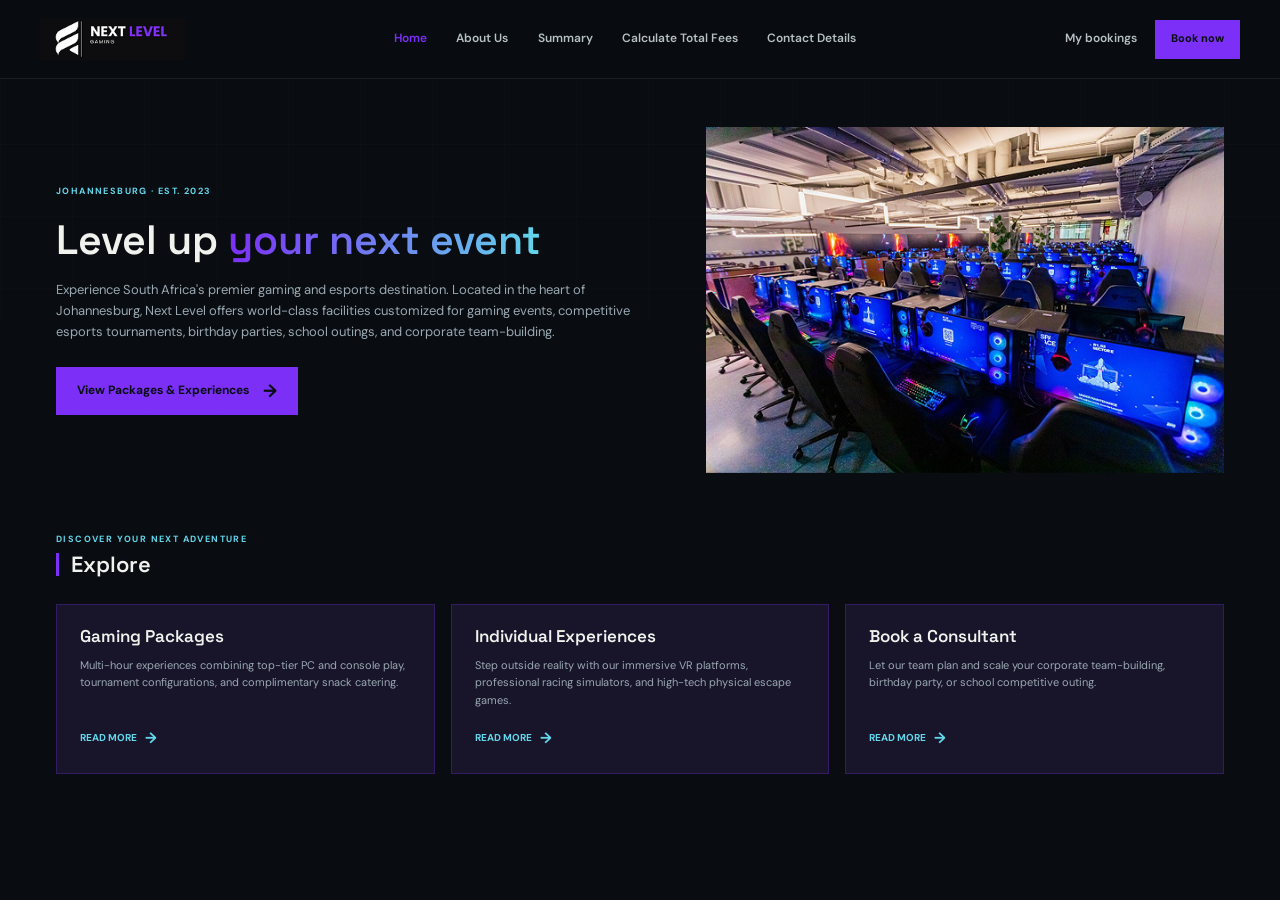
<file: index.html>
<!DOCTYPE html>
<html lang="en">
<head>
    <meta charset="UTF-8">
    <meta name="viewport" content="width=device-width, initial-scale=1.0">
    <meta name="theme-color" content="#090d12">
    <meta name="description" content="Play, compete, and connect at Next Level Gaming & Esports Arena in Johannesburg.">
    <title>Next Level Gaming &amp; Esports Arena</title>
    <link rel="stylesheet" href="css/styles.css">
</head>
<body>
    <header></header>
    <main data-page="home"></main>
    <footer></footer>
    <script src="app.js" defer></script>
</body>
</html>
</file>
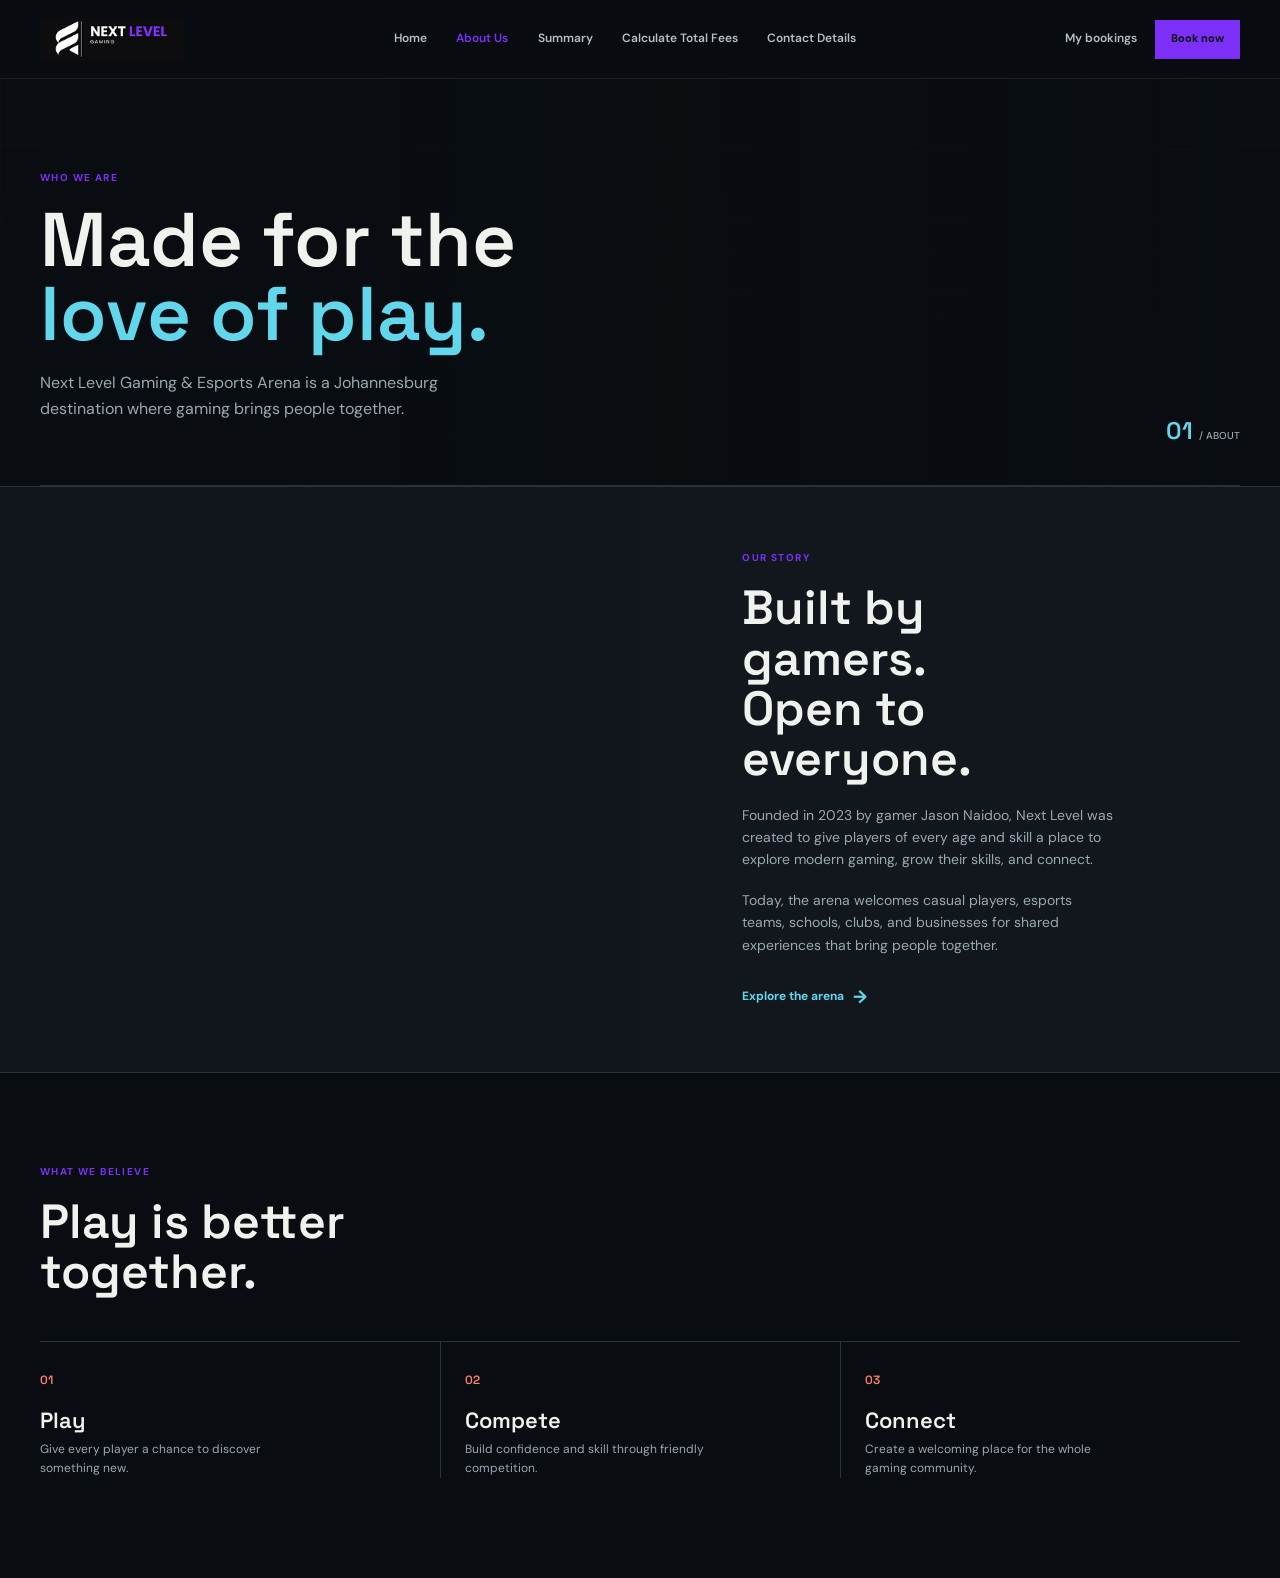
<file: about.html>
<!DOCTYPE html>
<html lang="en">

<head>

    <meta charset="UTF-8">

    <meta name="viewport"
          content="width=device-width, initial-scale=1.0">

    <title>About Us | Next Level Gaming</title>

    <link rel="stylesheet" href="css/styles.css">

</head>

<body>


<header>

    <nav class="navbar">

        <a href="index.html" class="logo">
            NEXT LEVEL
        </a>

        <ul class="nav-links">

            <li>
                <a href="index.html">Home</a>
            </li>

            <li>
                <a href="about.html">About</a>
            </li>

            <li>
                <a href="packages.html">Packages</a>
            </li>

            <li>
                <a href="experiences.html">Experiences</a>
            </li>

            <li>
                <a href="contact.html">Contact</a>
            </li>

        </ul>

        <a href="contact.html" class="nav-button">
            BOOK NOW
        </a>

    </nav>

</header>


<main data-page="about">

    <section class="hero">

        <div class="hero-content">

            <p class="pink-text">
                GET TO KNOW US
            </p>

            <h1>
                ABOUT US
            </h1>

            <p class="hero-description">

                Next Level Gaming & Esports Arena
                is a modern entertainment venue
                based in Johannesburg.

            </p>

        </div>

    </section>


    <section class="section">

        <p class="pink-text">
            OUR STORY
        </p>

        <h2 class="section-title">
            WHERE GAMING MEETS COMMUNITY
        </h2>

        <p class="hero-description">

            Next Level Gaming & Esports Arena was
            established in 2023 by Jason Naidoo,
            an avid gamer who wanted to create a
            modern entertainment venue where gamers
            of all ages could enjoy the latest gaming
            technology.

        </p>

        <p class="hero-description">

            The arena provides a space for casual
            players, competitive gamers, schools,
            gaming clubs and businesses to enjoy
            gaming experiences and organised events.

        </p>

    </section>


    <section class="section dark-section">

        <p class="pink-text">
            OUR MISSION
        </p>

        <h2 class="section-title">
            PLAY. COMPETE. CONNECT.
        </h2>

        <div class="feature-grid">

            <div class="feature-card">

                <span class="feature-icon">
                    🎮
                </span>

                <h3>
                    Gaming
                </h3>

                <p>
                    Give customers access to
                    exciting gaming experiences.
                </p>

            </div>


            <div class="feature-card">

                <span class="feature-icon">
                    🏆
                </span>

                <h3>
                    Competition
                </h3>

                <p>
                    Encourage players to develop
                    their competitive skills.
                </p>

            </div>


            <div class="feature-card">

                <span class="feature-icon">
                    🤝
                </span>

                <h3>
                    Community
                </h3>

                <p>
                    Create a welcoming environment
                    for gamers.
                </p>

            </div>


            <div class="feature-card">

                <span class="feature-icon">
                    💗
                </span>

                <h3>
                    Fun
                </h3>

                <p>
                    Create memorable experiences
                    for customers.
                </p>

            </div>

        </div>

    </section>

</main>


<footer>

    <h3>
        NEXT LEVEL
    </h3>

    <p>
        Gaming & Esports Arena
    </p>

    <p>
        Play. Compete. Connect.
    </p>

    <p class="copyright">
        © 2026 Next Level Gaming & Esports Arena.
    </p>

</footer>


<script src="app.js" defer></script>
</body>

</html>
</file>
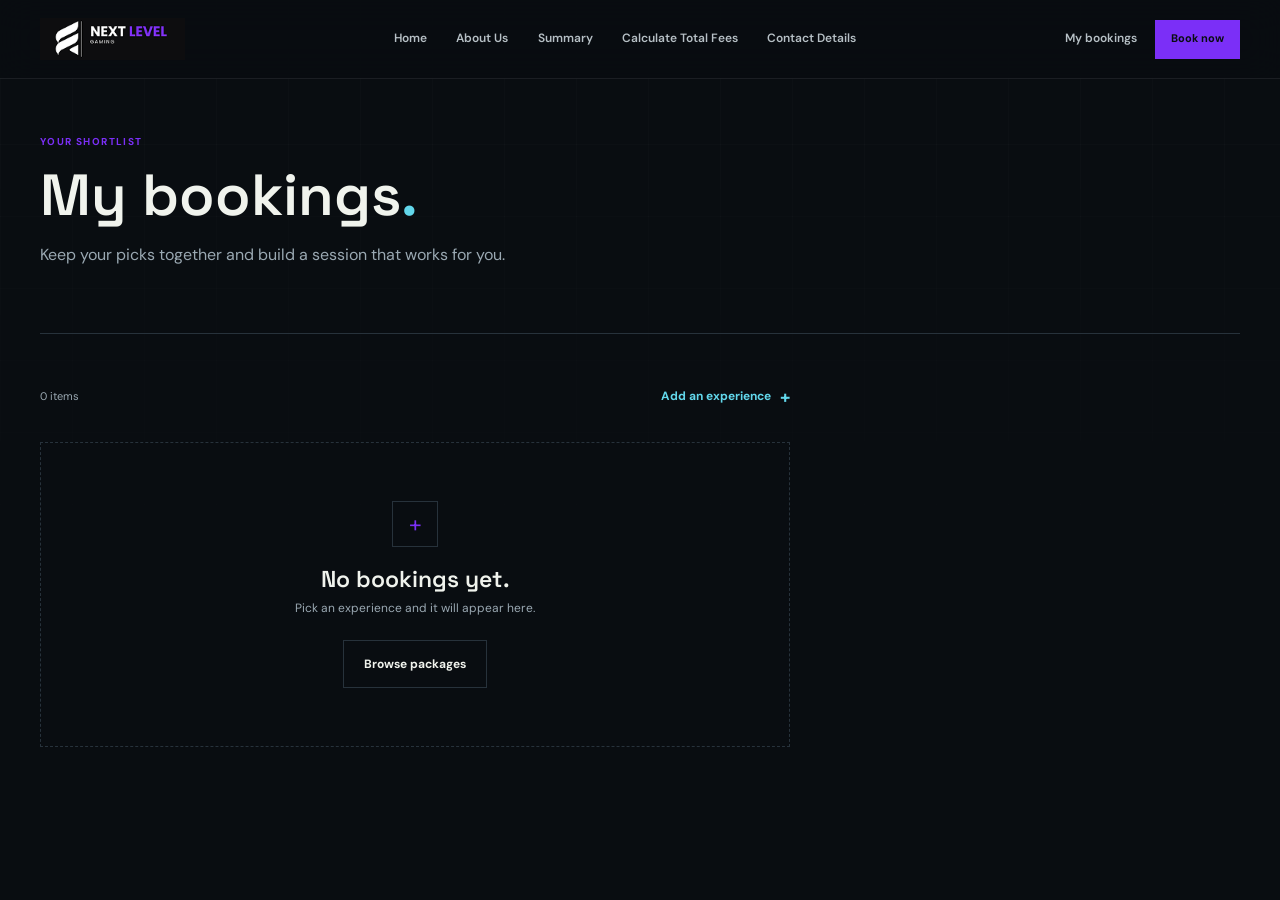
<file: bookings.html>
<!DOCTYPE html>
<html lang="en">
<head>
    <meta charset="UTF-8">
    <meta name="viewport" content="width=device-width, initial-scale=1.0">
    <meta name="theme-color" content="#090d12">
    <title>My Bookings | Next Level Gaming</title>
    <link rel="stylesheet" href="css/styles.css">
</head>
<body>
    <header></header>
    <main data-page="bookings"></main>
    <footer></footer>
    <script src="app.js" defer></script>
</body>
</html>
</file>
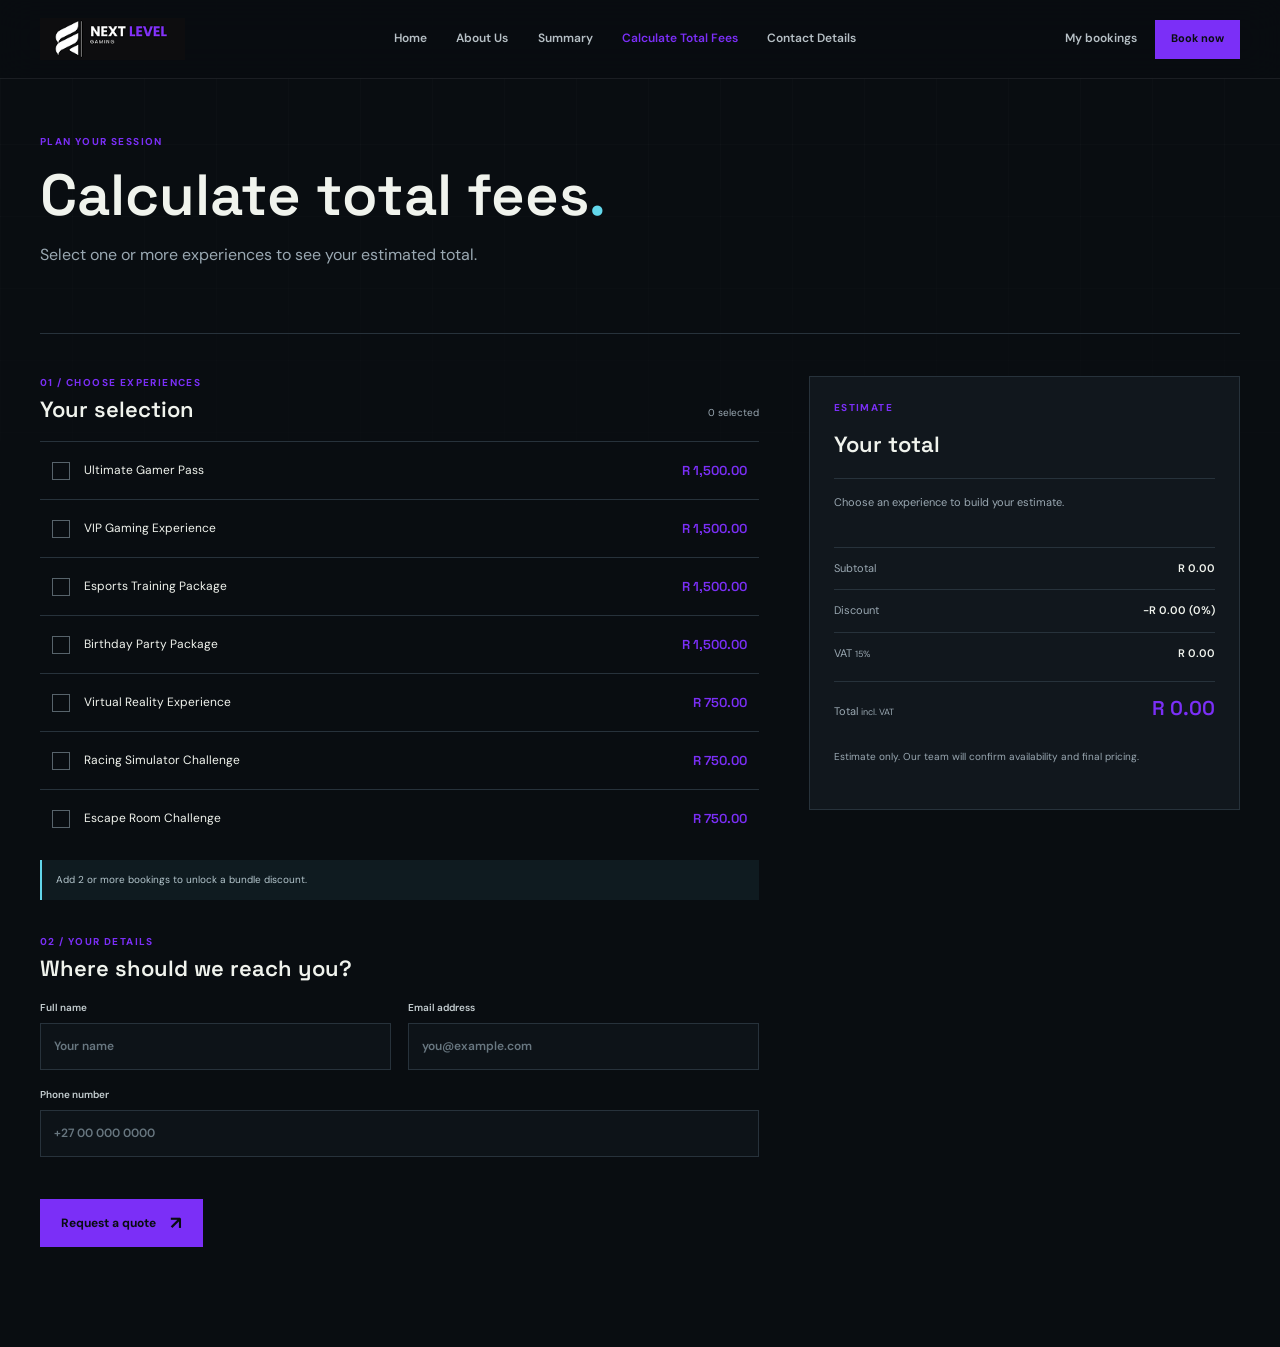
<file: calculate-fees.html>
<!DOCTYPE html>
<html lang="en">
<head>
    <meta charset="UTF-8">
    <meta name="viewport" content="width=device-width, initial-scale=1.0">
    <meta name="theme-color" content="#090d12">
    <title>Calculate Total Fees | Next Level Gaming</title>
    <link rel="stylesheet" href="css/styles.css">
</head>
<body>
    <header></header>
    <main data-page="fees"></main>
    <footer></footer>
    <script src="app.js" defer></script>
</body>
</html>
</file>
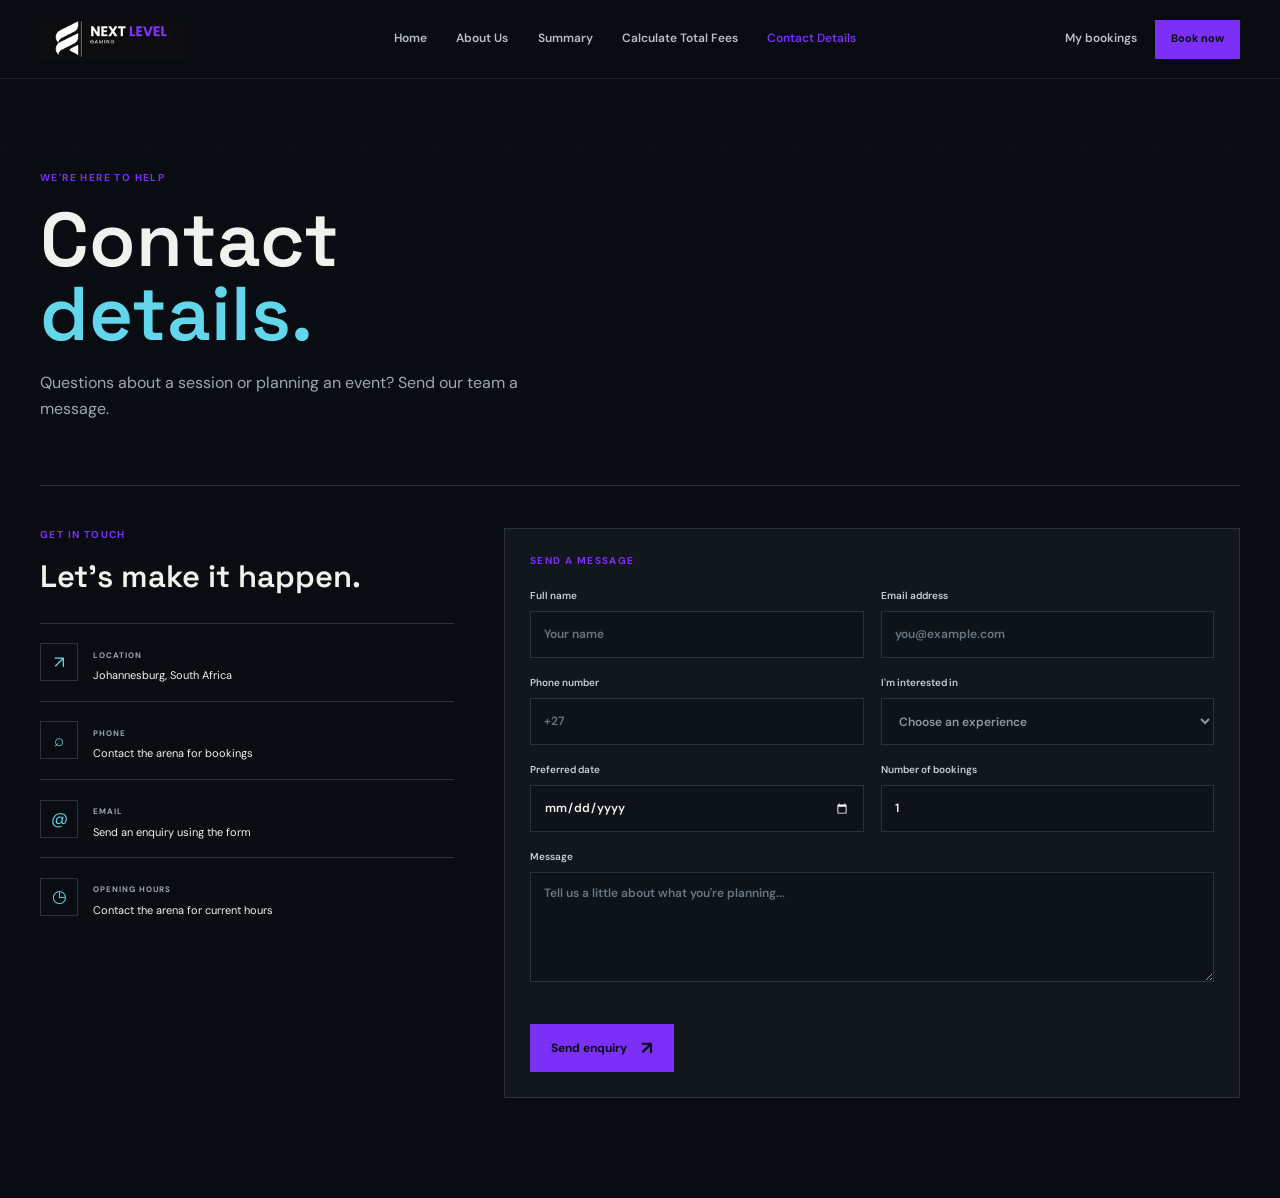
<file: contact.html>
<!DOCTYPE html>
<html lang="en">

<head>

    <meta charset="UTF-8">

    <meta name="viewport"
          content="width=device-width, initial-scale=1.0">

    <title>Contact | Next Level Gaming</title>

    <link rel="stylesheet" href="css/styles.css">

</head>

<body>


<header>

    <nav class="navbar">

        <a href="index.html" class="logo">
            NEXT LEVEL
        </a>

        <ul class="nav-links">

            <li>
                <a href="index.html">Home</a>
            </li>

            <li>
                <a href="about.html">About</a>
            </li>

            <li>
                <a href="packages.html">Packages</a>
            </li>

            <li>
                <a href="experiences.html">Experiences</a>
            </li>

            <li>
                <a href="contact.html">Contact</a>
            </li>

        </ul>

    </nav>

</header>


<main data-page="contact">

    <section class="hero">

        <div class="hero-content">

            <p class="pink-text">
                LET'S CONNECT
            </p>

            <h1>
                CONTACT US
            </h1>

            <p class="hero-description">
                Ready to level up? Send us your
                booking request or enquiry.
            </p>

        </div>

    </section>


    <section class="section">

        <div class="feature-grid">


            <div class="feature-card">

                <span class="feature-icon">
                    📍
                </span>

                <h3>
                    Location
                </h3>

                <p>
                    Johannesburg, South Africa
                </p>

            </div>


            <div class="feature-card">

                <span class="feature-icon">
                    📞
                </span>

                <h3>
                    Phone
                </h3>

                <p>
                    Contact the arena for bookings
                    and enquiries.
                </p>

            </div>


            <div class="feature-card">

                <span class="feature-icon">
                    📧
                </span>

                <h3>
                    Email
                </h3>

                <p>
                    Send us your enquiry and
                    quotation request.
                </p>

            </div>


            <div class="feature-card">

                <span class="feature-icon">
                    🕐
                </span>

                <h3>
                    Opening Hours
                </h3>

                <p>
                    Contact the arena for
                    current operating hours.
                </p>

            </div>


        </div>


        <div class="section">

            <h2 class="section-title">
                REQUEST A QUOTATION
            </h2>


            <form>

                <label>
                    Full Name
                </label>

                <input
                    type="text"
                    placeholder="Enter your full name"
                >


                <label>
                    Email
                </label>

                <input
                    type="email"
                    placeholder="Enter your email"
                >


                <label>
                    Phone Number
                </label>

                <input
                    type="tel"
                    placeholder="Enter your phone number"
                >


                <label>
                    Select Experience
                </label>

                <select>

                    <option>
                        Choose an experience
                    </option>

                    <option>
                        Ultimate Gamer Pass
                    </option>

                    <option>
                        VIP Gaming Experience
                    </option>

                    <option>
                        Esports Training Package
                    </option>

                    <option>
                        Birthday Party Package
                    </option>

                    <option>
                        Virtual Reality Experience
                    </option>

                    <option>
                        Racing Simulator Challenge
                    </option>

                    <option>
                        Escape Room Challenge
                    </option>

                </select>


                <label>
                    Number of Bookings
                </label>

                <input
                    type="number"
                    min="1"
                    placeholder="Enter number of bookings"
                >


                <label>
                    Preferred Date
                </label>

                <input
                    type="date"
                >


                <label>
                    Message
                </label>

                <textarea
                    rows="6"
                    placeholder="Tell us what you need..."
                ></textarea>


                <button
                    type="submit"
                    class="button">

                    REQUEST QUOTATION

                </button>

            </form>

        </div>

    </section>

</main>


<footer>

    <h3>
        NEXT LEVEL
    </h3>

    <p>
        Gaming & Esports Arena
    </p>

    <p>
        Play. Compete. Connect.
    </p>

    <p class="copyright">
        © 2026 Next Level Gaming & Esports Arena.
    </p>

</footer>


<script src="app.js" defer></script>
</body>

</html>
</file>
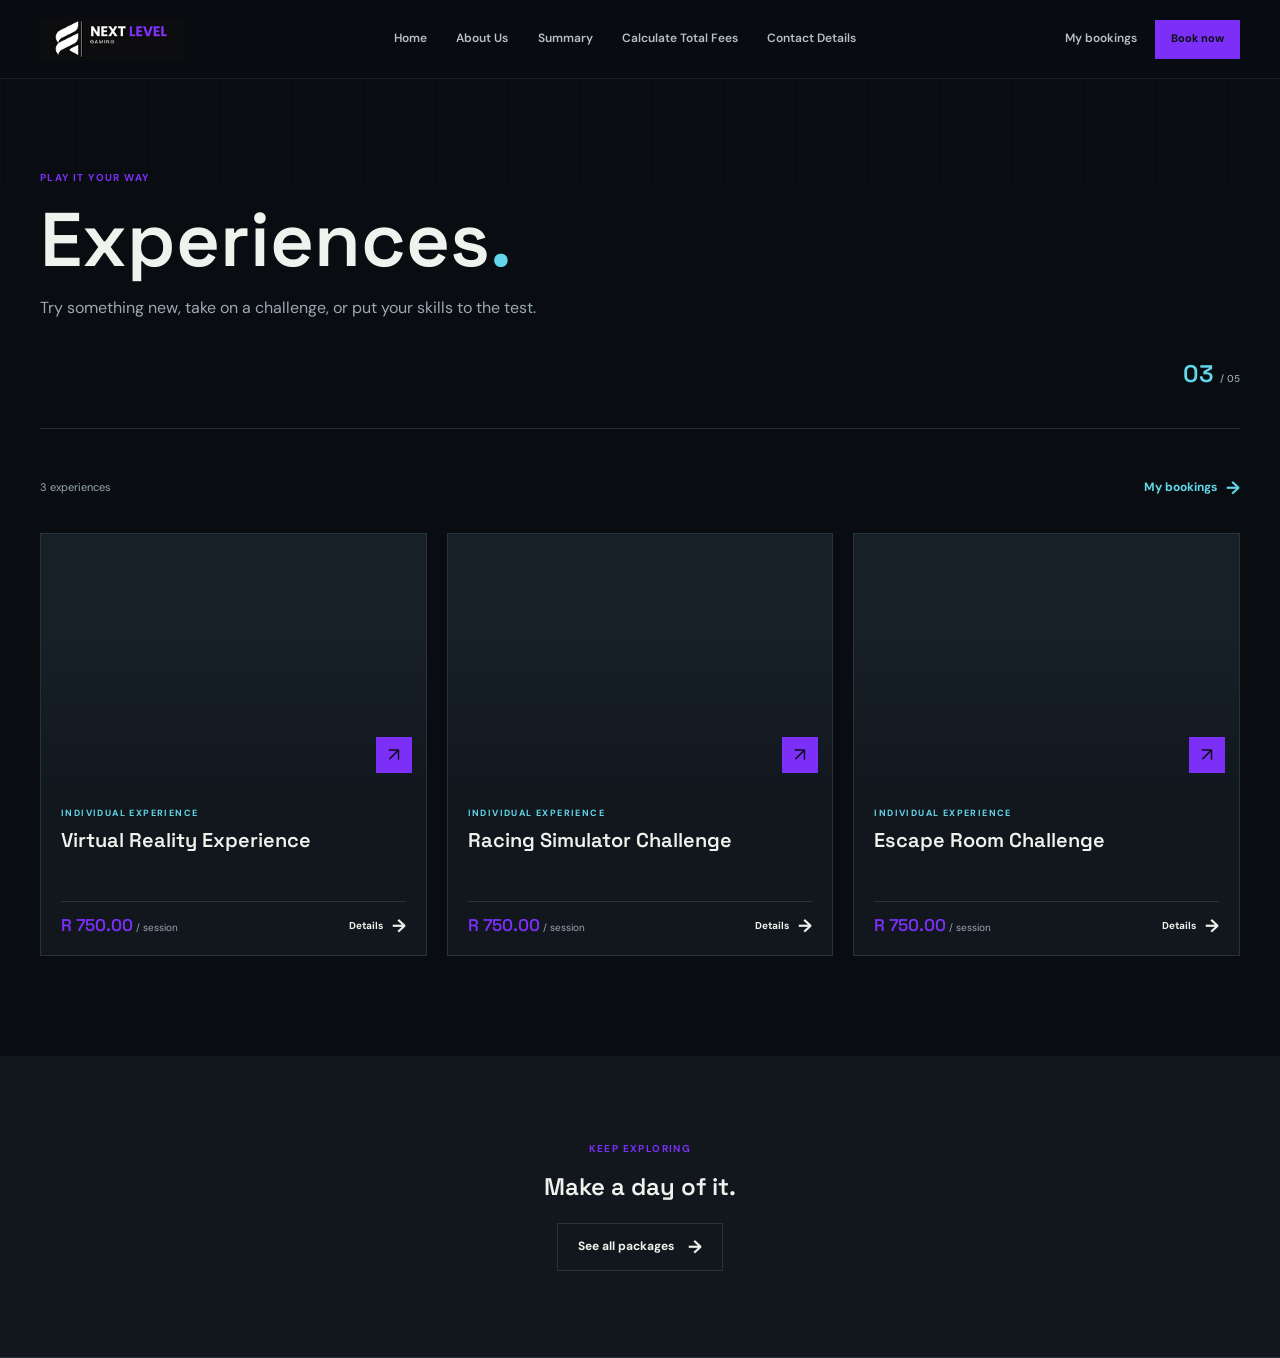
<file: experiences.html>
<!DOCTYPE html>
<html lang="en">

<head>

    <meta charset="UTF-8">

    <meta name="viewport"
          content="width=device-width, initial-scale=1.0">

    <title>Experiences | Next Level Gaming</title>

    <link rel="stylesheet" href="css/styles.css">

</head>

<body>


<header>

    <nav class="navbar">

        <a href="index.html" class="logo">
            NEXT LEVEL
        </a>

        <ul class="nav-links">

            <li>
                <a href="index.html">Home</a>
            </li>

            <li>
                <a href="about.html">About</a>
            </li>

            <li>
                <a href="packages.html">Packages</a>
            </li>

            <li>
                <a href="experiences.html">Experiences</a>
            </li>

            <li>
                <a href="contact.html">Contact</a>
            </li>

        </ul>

        <a href="contact.html" class="nav-button">
            BOOK NOW
        </a>

    </nav>

</header>


<main data-page="experiences">

    <section class="hero">

        <div class="hero-content">

            <p class="pink-text">
                LEVEL UP
            </p>

            <h1>
                EXPERIENCES
            </h1>

            <p class="hero-description">
                Explore our exciting individual
                gaming experiences.
            </p>

        </div>

    </section>


    <section class="section">

        <div class="package-grid">


            <div class="package-card">

                <div class="package-icon">
                    🥽
                </div>

                <h3>
                    Virtual Reality Experience
                </h3>

                <p class="price">
                    R750
                </p>

                <p>
                    Explore immersive virtual
                    reality games.
                </p>

                <a href="vr.html"
                   class="small-button">

                    EXPLORE

                </a>

            </div>


            <div class="package-card">

                <div class="package-icon">
                    🏎️
                </div>

                <h3>
                    Racing Simulator Challenge
                </h3>

                <p class="price">
                    R750
                </p>

                <p>
                    Race on professional
                    driving simulators.
                </p>

                <a href="racing.html"
                   class="small-button">

                    EXPLORE

                </a>

            </div>


            <div class="package-card">

                <div class="package-icon">
                    🔐
                </div>

                <h3>
                    Escape Room Challenge
                </h3>

                <p class="price">
                    R750
                </p>

                <p>
                    Solve puzzles and escape
                    before time runs out.
                </p>

                <a href="escape-room.html"
                   class="small-button">

                    EXPLORE

                </a>

            </div>


        </div>

    </section>

</main>


<footer>

    <h3>
        NEXT LEVEL
    </h3>

    <p>
        Play. Compete. Connect.
    </p>

    <p class="copyright">
        © 2026 Next Level Gaming & Esports Arena.
    </p>

</footer>


<script src="app.js" defer></script>
</body>

</html>
</file>
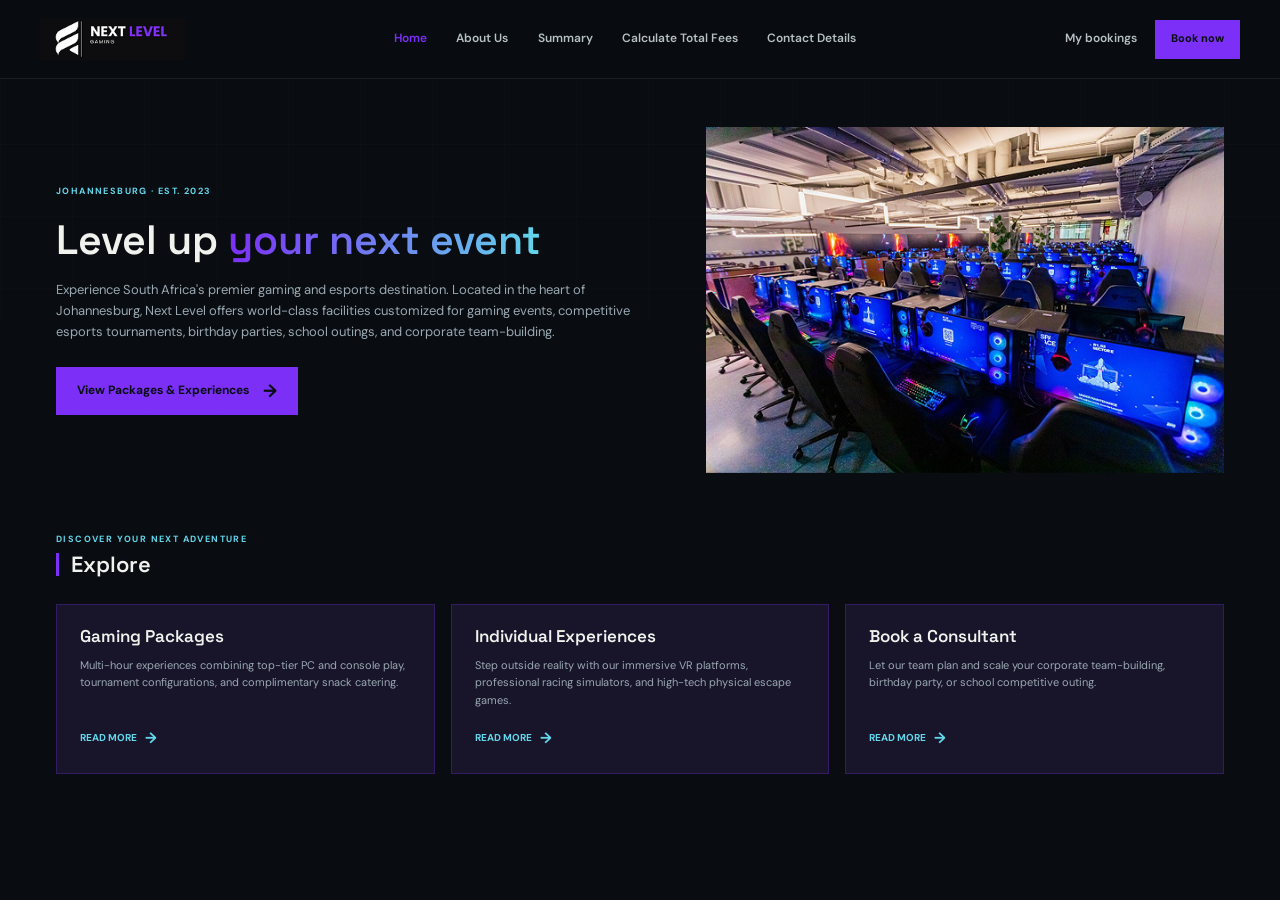
<file: homepage.html>
<!DOCTYPE html>
<html lang="en">

<head>
    <meta charset="UTF-8">

    <meta name="viewport" content="width=device-width, initial-scale=1.0">

    <title>Next Level Gaming & Esports Arena</title>

    <link rel="stylesheet" href="css/styles.css">
</head>

<body>

    <!-- NAVIGATION BAR -->
    <header>

        <nav class="navbar">

            <a href="index.html" class="logo">
                NEXT LEVEL
            </a>

            <ul class="nav-links">

                <li>
                    <a href="index.html">Home</a>
                </li>

                <li>
                    <a href="about.html">About</a>
                </li>

                <li>
                    <a href="packages.html">Packages</a>
                </li>

                <li>
                    <a href="experiences.html">Experiences</a>
                </li>

                <li>
                    <a href="contact.html">Contact</a>
                </li>

            </ul>

            <a href="contact.html" class="nav-button">
                BOOK NOW
            </a>

        </nav>

    </header>


    <!-- HERO SECTION -->

    <main data-page="home">

        <section class="hero">

            <div class="hero-content">

                <p class="pink-text">
                    WELCOME TO
                </p>

                <h1>
                    NEXT LEVEL
                </h1>

                <h2>
                    GAMING & ESPORTS ARENA
                </h2>

                <p class="hero-description">
                    Experience gaming like never before.
                    Compete, connect and create unforgettable
                    gaming memories in Johannesburg.
                </p>

                <div class="hero-buttons">

                    <a href="packages.html" class="button">
                        EXPLORE PACKAGES
                    </a>

                    <a href="contact.html" class="button button-outline">
                        BOOK NOW
                    </a>

                </div>

            </div>

        </section>


        <!-- WHY CHOOSE US -->

        <section class="section">

            <p class="pink-text">
                LEVEL UP
            </p>

            <h2 class="section-title">
                WHY NEXT LEVEL?
            </h2>

            <div class="feature-grid">

                <div class="feature-card">

                    <span class="feature-icon">
                        🎮
                    </span>

                    <h3>
                        Modern Gaming
                    </h3>

                    <p>
                        Enjoy exciting gaming experiences
                        using modern gaming technology.
                    </p>

                </div>


                <div class="feature-card">

                    <span class="feature-icon">
                        🏆
                    </span>

                    <h3>
                        Esports
                    </h3>

                    <p>
                        Compete in tournaments and improve
                        your competitive gaming skills.
                    </p>

                </div>


                <div class="feature-card">

                    <span class="feature-icon">
                        👥
                    </span>

                    <h3>
                        Social Events
                    </h3>

                    <p>
                        Enjoy gaming with friends, family,
                        schools and businesses.
                    </p>

                </div>


                <div class="feature-card">

                    <span class="feature-icon">
                        💗
                    </span>

                    <h3>
                        Unforgettable Fun
                    </h3>

                    <p>
                        Create exciting memories through
                        unique gaming experiences.
                    </p>

                </div>

            </div>

        </section>


        <!-- PACKAGES PREVIEW -->

        <section class="section dark-section">

            <p class="pink-text">
                CHOOSE YOUR EXPERIENCE
            </p>

            <h2 class="section-title">
                POPULAR PACKAGES
            </h2>


            <div class="package-grid">

                <div class="package-card">

                    <div class="package-icon">
                        🎮
                    </div>

                    <h3>
                        Ultimate Gamer Pass
                    </h3>

                    <p class="price">
                        R1 500
                    </p>

                    <p>
                        Unlimited gaming access
                        for a full day.
                    </p>

                    <a href="ultimate-gamer.html"
                       class="small-button">
                        VIEW PACKAGE
                    </a>

                </div>


                <div class="package-card">

                    <div class="package-icon">
                        👑
                    </div>

                    <h3>
                        VIP Gaming Experience
                    </h3>

                    <p class="price">
                        R1 500
                    </p>

                    <p>
                        Premium gaming with
                        exclusive facilities.
                    </p>

                    <a href="vip.html"
                       class="small-button">
                        VIEW PACKAGE
                    </a>

                </div>


                <div class="package-card">

                    <div class="package-icon">
                        🏆
                    </div>

                    <h3>
                        Esports Training
                    </h3>

                    <p class="price">
                        R1 500
                    </p>

                    <p>
                        Professional coaching
                        for competitive gamers.
                    </p>

                    <a href="esports.html"
                       class="small-button">
                        VIEW PACKAGE
                    </a>

                </div>

            </div>

        </section>


        <!-- CALL TO ACTION -->

        <section class="cta">

            <h2>
                READY TO LEVEL UP?
            </h2>

            <p>
                Choose your experience and start
                your next gaming adventure.
            </p>

            <a href="contact.html" class="button">
                BOOK YOUR EXPERIENCE
            </a>

        </section>

    </main>


    <!-- FOOTER -->

    <footer>

        <h3>
            NEXT LEVEL
        </h3>

        <p>
            Gaming & Esports Arena
        </p>

        <p>
            Play. Compete. Connect.
        </p>

        <p class="copyright">
            © 2026 Next Level Gaming & Esports Arena.
            All rights reserved.
        </p>

    </footer>

    <script src="app.js" defer></script>
</body>

</html>
</file>
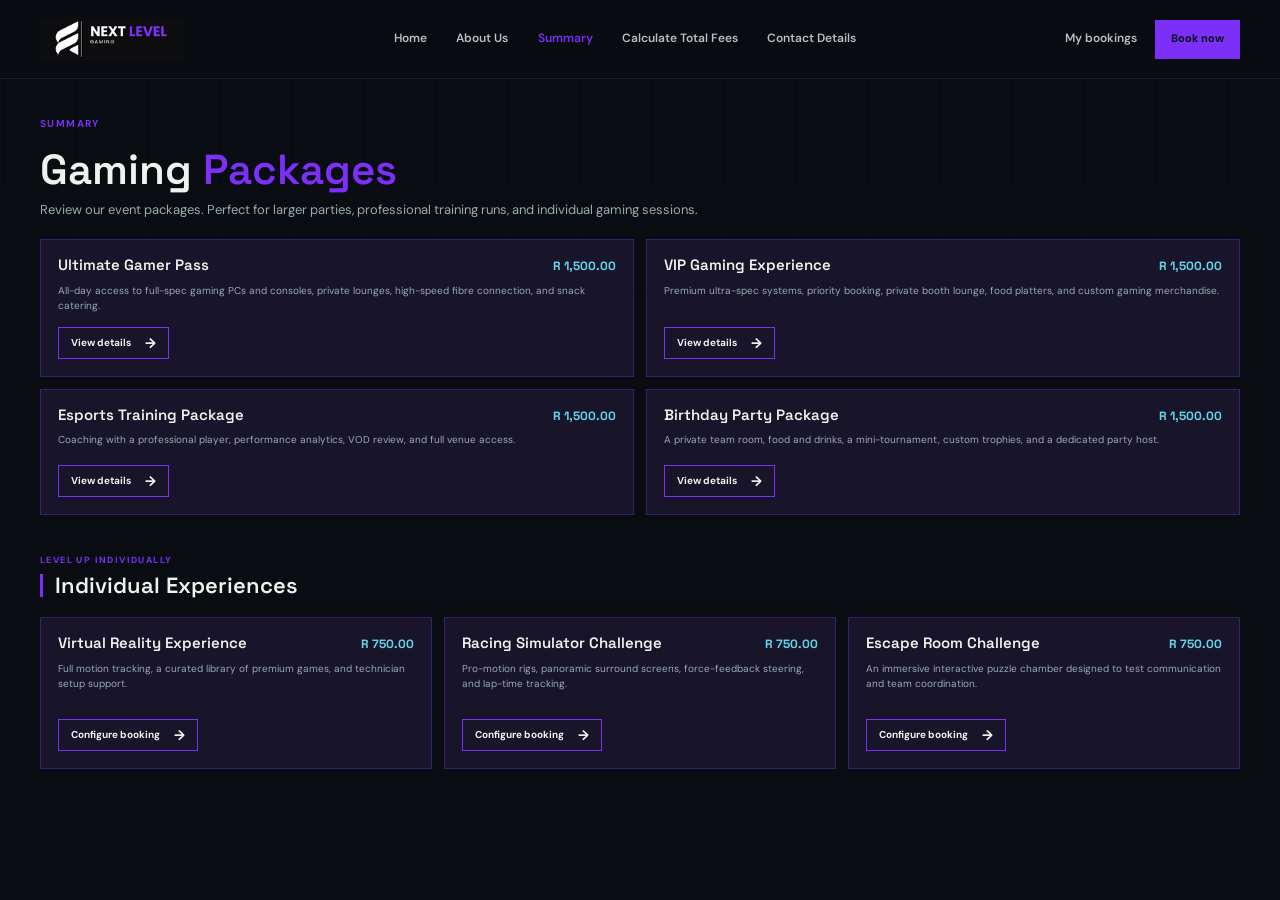
<file: packages.html>
<!DOCTYPE html>
<html lang="en">

<head>

    <meta charset="UTF-8">

    <meta name="viewport"
          content="width=device-width, initial-scale=1.0">

    <title>Packages | Next Level Gaming</title>

    <link rel="stylesheet" href="css/styles.css">

</head>

<body>


<header>

    <nav class="navbar">

        <a href="index.html" class="logo">
            NEXT LEVEL
        </a>

        <ul class="nav-links">

            <li>
                <a href="index.html">Home</a>
            </li>

            <li>
                <a href="about.html">About</a>
            </li>

            <li>
                <a href="packages.html">Packages</a>
            </li>

            <li>
                <a href="experiences.html">Experiences</a>
            </li>

            <li>
                <a href="contact.html">Contact</a>
            </li>

        </ul>

        <a href="contact.html" class="nav-button">
            BOOK NOW
        </a>

    </nav>

</header>


<main data-page="packages">

    <section class="hero">

        <div class="hero-content">

            <p class="pink-text">
                CHOOSE YOUR LEVEL
            </p>

            <h1>
                PACKAGES
            </h1>

            <p class="hero-description">

                Choose from our gaming packages
                designed for casual gamers,
                competitive players and events.

            </p>

        </div>

    </section>


    <section class="section">

        <div class="package-grid">


            <div class="package-card">

                <div class="package-icon">
                    🎮
                </div>

                <h3>
                    Ultimate Gamer Pass
                </h3>

                <p class="price">
                    R1 500
                </p>

                <p>
                    Unlimited gaming access
                    for a full day.
                </p>

                <a href="ultimate-gamer.html"
                   class="small-button">

                    VIEW DETAILS

                </a>

            </div>


            <div class="package-card">

                <div class="package-icon">
                    👑
                </div>

                <h3>
                    VIP Gaming Experience
                </h3>

                <p class="price">
                    R1 500
                </p>

                <p>
                    Premium gaming experience
                    with exclusive facilities.
                </p>

                <a href="vip.html"
                   class="small-button">

                    VIEW DETAILS

                </a>

            </div>


            <div class="package-card">

                <div class="package-icon">
                    🏆
                </div>

                <h3>
                    Esports Training Package
                </h3>

                <p class="price">
                    R1 500
                </p>

                <p>
                    Improve competitive gaming
                    skills with professional coaching.
                </p>

                <a href="esports.html"
                   class="small-button">

                    VIEW DETAILS

                </a>

            </div>


            <div class="package-card">

                <div class="package-icon">
                    🎂
                </div>

                <h3>
                    Birthday Party Package
                </h3>

                <p class="price">
                    R1 500
                </p>

                <p>
                    Host a gaming-themed
                    birthday celebration.
                </p>

                <a href="birthday.html"
                   class="small-button">

                    VIEW DETAILS

                </a>

            </div>


        </div>

    </section>


    <section class="cta">

        <h2>
            BOOK MORE, SAVE MORE
        </h2>

        <p>
            1 booking = No discount<br>
            2 bookings = 5% discount<br>
            3 bookings = 10% discount<br>
            More than 3 bookings = 15% discount
        </p>

        <a href="contact.html" class="button">
            REQUEST A QUOTATION
        </a>

    </section>

</main>


<footer>

    <h3>
        NEXT LEVEL
    </h3>

    <p>
        Play. Compete. Connect.
    </p>

    <p class="copyright">
        © 2026 Next Level Gaming & Esports Arena.
    </p>

</footer>


<script src="app.js" defer></script>
</body>

</html>
</file>
<file: css/styles.css>
@import url("https://fonts.googleapis.com/css2?family=DM+Sans:wght@400;500;600;700&family=Space+Grotesk:wght@400;500;600;700&display=swap");

:root {
	color-scheme: dark;
	--ink: #090d11;
	--surface: #11171d;
	--surface-raised: #171f27;
	--line: #27323b;
	--muted: #9aa8b2;
	--paper: #f0f3ed;
	--lime: var(--violet);
	--cyan: #62d7eb;
	--coral: #ff806c;
	--violet: #7b2ff7;
	--display: "Space Grotesk", "Trebuchet MS", sans-serif;
	--body: "DM Sans", "Segoe UI", sans-serif;
	--page-width: 1200px;
}

*,
*::before,
*::after {
	box-sizing: border-box;
}

html {
	scroll-behavior: smooth;
	scroll-padding-top: 90px;
}

body {
	min-width: 320px;
	margin: 0;
	background: var(--ink);
	color: var(--paper);
	font: 16px/1.6 var(--body);
	-webkit-font-smoothing: antialiased;
}

body::before {
	position: fixed;
	z-index: -1;
	inset: 0;
	background-image: linear-gradient(90deg, rgba(255, 255, 255, .018) 1px, transparent 1px), linear-gradient(rgba(255, 255, 255, .018) 1px, transparent 1px);
	background-size: 72px 72px;
	content: "";
	mask-image: linear-gradient(to bottom, black, transparent 70%);
	pointer-events: none;
}

a {
	color: inherit;
	text-decoration: none;
}

button,
input,
select,
textarea {
	font: inherit;
}

button,
a,
input,
select,
textarea {
	-webkit-tap-highlight-color: transparent;
}

button:focus-visible,
a:focus-visible,
input:focus-visible,
select:focus-visible,
textarea:focus-visible {
	outline: 2px solid var(--lime);
	outline-offset: 4px;
}

img {
	display: block;
	max-width: 100%;
}

h1,
h2,
h3,
p {
	margin-top: 0;
}

h1,
h2,
h3 {
	font-family: var(--display);
	font-weight: 600;
	line-height: 1.05;
}

header {
	position: sticky;
	z-index: 20;
	top: 0;
	border-bottom: 1px solid rgba(255, 255, 255, .08);
	background: rgba(9, 13, 17, .92);
	backdrop-filter: blur(18px);
}

.navbar {
	display: flex;
	width: min(var(--page-width), calc(100% - 64px));
	min-height: 78px;
	align-items: center;
	justify-content: space-between;
	gap: 30px;
	margin: 0 auto;
}

.logo {
	display: inline-flex;
	min-width: max-content;
	align-items: center;
	gap: 10px;
	font: 700 14px/1 var(--display);
	letter-spacing: 0;
}

.logo img {
	width: 145px;
	height: 42px;
	object-fit: contain;
}

.logo span {
	display: grid;
	grid-template-columns: auto auto;
	column-gap: 4px;
	align-items: baseline;
}

.logo strong {
	color: var(--lime);
}

.logo small {
	grid-column: 1 / -1;
	margin-top: 4px;
	color: var(--muted);
	font: 600 8px/1 var(--body);
	letter-spacing: 2px;
}

.nav-links,
.nav-actions {
	display: flex;
	align-items: center;
}

.nav-links {
	gap: clamp(16px, 2.3vw, 32px);
	margin: 0;
}

.nav-links a,
.booking-link {
	color: #b6c0c5;
	font-size: 12px;
	font-weight: 600;
	transition: color .2s ease;
}

.nav-links a:hover,
.nav-links a[aria-current="page"],
.booking-link:hover {
	color: var(--lime);
}

.nav-actions {
	gap: 18px;
}

.booking-link {
	display: inline-flex;
	align-items: center;
	gap: 7px;
	white-space: nowrap;
}

.booking-count {
	display: inline-grid;
	width: 20px;
	height: 20px;
	place-items: center;
	border-radius: 50%;
	background: var(--lime);
	color: var(--ink);
	font-size: 11px;
}

.nav-button,
.button,
.small-button {
	display: inline-flex;
	min-height: 48px;
	align-items: center;
	justify-content: center;
	gap: 14px;
	padding: 0 20px;
	border: 1px solid var(--lime);
	background: var(--lime);
	color: var(--ink);
	font-size: 12px;
	font-weight: 700;
	transition: background .2s ease, color .2s ease, transform .2s ease, border-color .2s ease;
}

.nav-button {
	min-height: 39px;
	padding: 0 15px;
	font-size: 11px;
}

.button:hover,
.nav-button:hover,
.small-button:hover {
	transform: translateY(-2px);
	background: transparent;
	color: var(--lime);
}

.button span,
.text-link span {
	font-size: 18px;
	line-height: 1;
}

.button-outline {
	border-color: var(--line);
	background: transparent;
	color: var(--paper);
}

.button-outline:hover {
	border-color: var(--lime);
	color: var(--lime);
}

.menu-toggle {
	display: none;
	width: 44px;
	height: 44px;
	align-content: center;
	justify-items: center;
	gap: 5px;
	border: 1px solid var(--line);
	background: transparent;
	color: var(--paper);
}

.menu-toggle span {
	width: 18px;
	height: 1px;
	background: currentColor;
	transition: transform .2s ease;
}

.menu-toggle[aria-expanded="true"] span:first-child {
	transform: translateY(3px) rotate(45deg);
}

.menu-toggle[aria-expanded="true"] span:last-child {
	transform: translateY(-3px) rotate(-45deg);
}

.home-hero {
	display: grid;
	width: min(var(--page-width), calc(100% - 112px));
	min-height: 370px;
	grid-template-columns: minmax(0, 1.08fr) minmax(0, .92fr);
	align-items: center;
	gap: 42px;
	margin: 36px auto 48px;
}

.home-hero-copy .eyebrow {
	margin-bottom: 20px;
	color: var(--cyan);
	font-size: 9px;
}

.home-hero h1 {
	max-width: 580px;
	margin: 0 0 18px;
	font-size: clamp(30px, 3.2vw, 42px);
	line-height: 1.08;
}

.home-hero h1 span {
	background: linear-gradient(90deg, var(--violet), var(--cyan));
	background-clip: text;
	color: transparent;
}

.home-hero-copy > p:not(.eyebrow) {
	max-width: 580px;
	margin-bottom: 24px;
	color: var(--muted);
	font-size: 13px;
}

.home-hero-media {
	min-width: 0;
	 aspect-ratio: 1.5;
	overflow: hidden;
	background: var(--surface);
}

.home-hero-media img {
	width: 100%;
	height: 100%;
	object-fit: cover;
}

.home-explore {
	width: min(var(--page-width), calc(100% - 112px));
	margin: 0 auto;
	padding: 0 0 78px;
}

.home-explore-heading {
	margin-bottom: 28px;
}

.home-explore-heading .eyebrow {
	margin-bottom: 7px;
	color: var(--cyan);
	font-size: 9px;
}

.home-explore-heading h2 {
	margin: 0;
	padding-left: 12px;
	border-left: 3px solid var(--violet);
	font-size: 22px;
}

.home-explore-grid {
	display: grid;
	grid-template-columns: repeat(3, minmax(0, 1fr));
	gap: 16px;
}

.home-explore-card {
	display: flex;
	min-height: 160px;
	flex-direction: column;
	align-items: flex-start;
	padding: 23px;
	border: 1px solid rgba(123, 47, 247, .28);
	background: #18152a;
}

.home-explore-card h3 {
	margin-bottom: 11px;
	font-size: 17px;
}

.home-explore-card p {
	margin-bottom: 17px;
	color: var(--muted);
	font-size: 11px;
}

.home-explore-card a {
	display: inline-flex;
	align-items: center;
	gap: 8px;
	margin-top: auto;
	color: var(--cyan);
	font-size: 10px;
	font-weight: 700;
	text-transform: uppercase;
}

.home-explore-card a:hover {
	color: var(--violet);
}

.home-explore-card a span {
	font-size: 15px;
}

.hero-home {
	position: relative;
	display: flex;
	min-height: min(740px, calc(100svh - 78px));
	align-items: center;
	overflow: hidden;
	padding: 80px max(32px, calc((100% - var(--page-width)) / 2));
	background: var(--ink);
}

.hero-home::before {
	position: absolute;
	inset: 0 0 0 28%;
	background-image: linear-gradient(90deg, var(--ink) 0%, rgba(9, 13, 17, .74) 34%, rgba(9, 13, 17, .12) 100%), linear-gradient(0deg, var(--ink) 0%, transparent 36%), url("https://images.unsplash.com/photo-1542751371-adc38448a05e?auto=format&fit=crop&w=1800&q=85");
	background-position: center, center, center 38%;
	background-size: cover;
	background-repeat: no-repeat;
	content: "";
	opacity: .8;
}

.hero-home::after {
	position: absolute;
	top: 15%;
	right: 12%;
	width: 230px;
	height: 230px;
	border: 1px solid rgba(215, 255, 79, .35);
	border-radius: 50%;
	content: "";
	box-shadow: 0 0 90px rgba(98, 215, 235, .09), inset 0 0 70px rgba(98, 215, 235, .08);
	pointer-events: none;
}

.hero-content {
	position: relative;
	z-index: 1;
	width: min(650px, 100%);
	animation: rise-in .7s both;
}

.eyebrow {
	margin-bottom: 18px;
	color: var(--lime);
	font-size: 10px;
	font-weight: 700;
	letter-spacing: 1.4px;
	line-height: 1.4;
	text-transform: uppercase;
}

.hero-home h1,
.page-intro h1 {
	max-width: 840px;
	margin-bottom: 22px;
	font-size: clamp(48px, 7vw, 88px);
	letter-spacing: 0;
	line-height: .98;
}

.hero-home h1 span,
.page-intro h1 span {
	color: var(--cyan);
}

.hero-description,
.hero-home .hero-description {
	max-width: 500px;
	margin-bottom: 30px;
	color: #b2bec4;
	font-size: 16px;
}

.button-row {
	display: flex;
	flex-wrap: wrap;
	align-items: center;
	gap: 14px 26px;
}

.text-link {
	display: inline-flex;
	align-items: center;
	gap: 9px;
	color: var(--paper);
	font-size: 12px;
	font-weight: 700;
	transition: color .2s ease;
}

.text-link:hover {
	color: var(--cyan);
}

.hero-stats {
	display: flex;
	gap: clamp(26px, 5vw, 70px);
	margin-top: 66px;
	padding-top: 20px;
	border-top: 1px solid rgba(255, 255, 255, .15);
}

.hero-stats div {
	display: grid;
	gap: 3px;
}

.hero-stats strong {
	font: 600 20px/1 var(--display);
}

.hero-stats span {
	color: var(--muted);
	font-size: 10px;
}

.hero-scroll {
	position: absolute;
	z-index: 2;
	right: max(32px, calc((100% - var(--page-width)) / 2));
	bottom: 30px;
	display: flex;
	align-items: center;
	gap: 12px;
	color: var(--muted);
	font-size: 10px;
	text-transform: uppercase;
}

.hero-scroll span {
	color: var(--lime);
	font-size: 17px;
}

.section,
.home-experiences,
.catalog-section,
.about-values {
	width: min(var(--page-width), calc(100% - 64px));
	margin: 0 auto;
	padding: 100px 0;
}

.section-heading {
	display: flex;
	align-items: end;
	justify-content: space-between;
	gap: 24px;
	margin-bottom: 34px;
}

.section-heading h2,
.home-feature h2,
.home-cta h2,
.about-story h2,
.about-values h2,
.contact-details h2,
.detail-next h2 {
	margin-bottom: 0;
	font-size: clamp(30px, 4vw, 48px);
}

.experience-grid {
	display: grid;
	grid-template-columns: repeat(3, minmax(0, 1fr));
	gap: 20px;
}

.experience-card {
	min-width: 0;
	overflow: hidden;
	border: 1px solid var(--line);
	background: var(--surface);
	animation: rise-in .5s both;
	animation-delay: calc(var(--card-index, 0) * 90ms);
	transition: border-color .2s ease, transform .2s ease;
}

.experience-card:hover {
	transform: translateY(-4px);
	border-color: #53636e;
}

.experience-image {
	position: relative;
	display: block;
	aspect-ratio: 1.52;
	overflow: hidden;
	background: var(--surface-raised);
}

.experience-image::before {
	position: absolute;
	inset: 0;
	background: linear-gradient(0deg, rgba(9, 13, 17, .4), transparent 60%), var(--card-image) center / cover no-repeat;
	content: "";
	transition: transform .45s ease;
}

.experience-card:hover .experience-image::before {
	transform: scale(1.04);
}

.card-arrow {
	position: absolute;
	right: 14px;
	bottom: 14px;
	display: grid;
	width: 36px;
	height: 36px;
	place-items: center;
	background: var(--lime);
	color: var(--ink);
	font-size: 19px;
}

.experience-card-copy {
	padding: 20px;
}

.experience-card-copy .eyebrow {
	margin-bottom: 10px;
	color: var(--cyan);
	font-size: 9px;
}

.experience-card h3 {
	min-height: 48px;
	margin-bottom: 23px;
	font-size: 20px;
}

.experience-card h3 a:hover {
	color: var(--cyan);
}

.card-bottom {
	display: flex;
	align-items: center;
	justify-content: space-between;
	gap: 12px;
	padding-top: 15px;
	border-top: 1px solid var(--line);
}

.card-bottom strong {
	color: var(--lime);
	font: 600 17px/1 var(--display);
}

.card-bottom small {
	color: var(--muted);
	font: 400 10px/1 var(--body);
}

.card-bottom .text-link {
	font-size: 10px;
}

.home-feature,
.about-story {
	display: grid;
	grid-template-columns: 1fr 1fr;
	min-height: 400px;
	border-top: 1px solid var(--line);
	border-bottom: 1px solid var(--line);
	background: var(--surface);
}

.home-feature-image,
.about-story-image {
	min-height: 330px;
	background-image: linear-gradient(0deg, rgba(9, 13, 17, .2), rgba(9, 13, 17, .1)), url("https://images.unsplash.com/photo-1593305841991-05c297ba4575?auto=format&fit=crop&w=1400&q=85");
	background-position: center;
	background-size: cover;
	background-repeat: no-repeat;
}

.home-feature-copy,
.about-story-copy {
	align-self: center;
	max-width: 580px;
	padding: 64px clamp(32px, 8vw, 110px);
}

.home-feature-copy h2,
.about-story-copy h2 {
	margin-bottom: 19px;
}

.home-feature-copy > p:not(.eyebrow),
.about-story-copy > p:not(.eyebrow) {
	margin: 18px 0;
	color: var(--muted);
	font-size: 14px;
}

.home-feature-copy .text-link,
.about-story-copy .text-link {
	margin-top: 13px;
	color: var(--cyan);
}

.home-cta,
.catalog-switch {
	padding: 86px 24px;
	border-bottom: 1px solid var(--line);
	background: var(--surface);
	text-align: center;
}

.home-cta h2,
.catalog-switch h2 {
	margin-bottom: 24px;
}

.page-intro {
	position: relative;
	width: min(var(--page-width), calc(100% - 64px));
	min-height: 350px;
	margin: 0 auto;
	padding: 92px 0 64px;
	border-bottom: 1px solid var(--line);
}

.page-intro h1 {
	margin-bottom: 18px;
	font-size: clamp(48px, 7vw, 76px);
	text-transform: none;
}

.page-intro > p:not(.eyebrow) {
	max-width: 540px;
	margin-bottom: 0;
	color: var(--muted);
}

.page-index {
	position: absolute;
	right: 0;
	bottom: 42px;
	color: var(--cyan);
	font: 600 24px/1 var(--display);
}

.page-index i {
	color: var(--muted);
	font: 500 10px/1 var(--body);
	font-style: normal;
}

.compact-intro {
	min-height: 255px;
	padding: 56px 0 42px;
}

.compact-intro h1 {
	font-size: clamp(38px, 5vw, 58px);
}

.catalog-section {
	padding-top: 38px;
}

.summary-page-intro {
	min-height: 0;
	padding: 38px 0 18px;
	border-bottom: 0;
}

.summary-page-intro h1 {
	margin-bottom: 10px;
	font-size: clamp(30px, 4vw, 42px);
}

.summary-page-intro h1 span {
	color: var(--violet);
}

.summary-page-intro > p:not(.eyebrow) {
	max-width: 700px;
	font-size: 13px;
}

.summary-catalog-section {
	padding-top: 0;
	padding-bottom: 25px;
}

.summary-catalog-section .catalog-toolbar {
	display: none;
}

.summary-package-grid {
	display: grid;
	grid-template-columns: repeat(2, minmax(0, 1fr));
	gap: 12px;
}

.summary-experience-grid {
	display: grid;
	grid-template-columns: repeat(3, minmax(0, 1fr));
	gap: 12px;
	margin-top: 20px;
}

.summary-card {
	display: flex;
	min-width: 0;
	min-height: 126px;
	flex-direction: column;
	align-items: flex-start;
	padding: 17px;
	border: 1px solid rgba(123, 47, 247, .34);
	background: #18152a;
	animation: rise-in .45s both;
	animation-delay: calc(var(--card-index, 0) * 70ms);
}

.summary-card-heading {
	display: flex;
	width: 100%;
	align-items: baseline;
	justify-content: space-between;
	gap: 12px;
}

.summary-card h3 {
	margin: 0;
	font-size: 15px;
}

.summary-card-heading strong {
	color: var(--cyan);
	font: 700 12px/1 var(--display);
	white-space: nowrap;
}

.summary-card p {
	margin: 10px 0 14px;
	color: var(--muted);
	font-size: 10px;
	line-height: 1.5;
}

.summary-card .small-button {
	min-height: 32px;
	margin-top: auto;
	padding: 0 12px;
	border-color: var(--violet);
	background: transparent;
	color: var(--paper);
	font-size: 10px;
}

.summary-card .small-button:hover {
	background: var(--violet);
	color: white;
}

.summary-card .small-button span {
	font-size: 14px;
}

.summary-individual {
	width: min(var(--page-width), calc(100% - 64px));
	margin: 0 auto;
	padding: 14px 0 76px;
}

.summary-individual > .eyebrow {
	margin-bottom: 8px;
	font-size: 9px;
}

.summary-individual h2 {
	margin: 0;
	padding-left: 12px;
	border-left: 3px solid var(--violet);
	font-size: 22px;
}

.summary-card-individual {
	min-height: 152px;
}

.catalog-toolbar {
	display: flex;
	min-height: 42px;
	align-items: center;
	justify-content: space-between;
	gap: 14px;
	margin-bottom: 24px;
	color: var(--muted);
	font-size: 11px;
}

.catalog-toolbar .text-link {
	color: var(--cyan);
}

.detail-layout {
	display: grid;
	width: min(var(--page-width), calc(100% - 64px));
	grid-template-columns: minmax(0, 1.05fr) minmax(350px, .95fr);
	gap: clamp(36px, 7vw, 100px);
	margin: 0 auto;
	padding: 62px 0 92px;
}

.detail-copy .eyebrow span {
	padding: 0 7px;
	color: var(--muted);
}

.detail-copy h1 {
	max-width: 640px;
	margin: 0 0 14px;
	font-size: clamp(44px, 6vw, 68px);
}

.detail-price {
	margin-bottom: 24px;
	color: var(--lime);
	font: 600 23px/1.2 var(--display);
}

.detail-image {
	width: 100%;
	max-height: 360px;
	aspect-ratio: 1.65;
	object-fit: cover;
	background: var(--surface-raised);
}

.detail-description {
	max-width: 580px;
	margin: 24px 0;
	color: #b5c0c5;
	font-size: 14px;
}

.included-panel {
	align-self: start;
	margin-top: 56px;
	border: 1px solid var(--line);
	background: var(--surface);
}

.included-panel h2 {
	margin: 0;
	padding: 22px 24px;
	border-bottom: 1px solid var(--line);
	font-size: 22px;
}

.included-head,
.included-row {
	display: grid;
	grid-template-columns: minmax(105px, .75fr) 1.25fr;
	gap: 20px;
	padding: 15px 24px;
	border-bottom: 1px solid var(--line);
	font-size: 11px;
}

.included-head {
	color: var(--cyan);
	font-size: 9px;
	font-weight: 700;
	letter-spacing: 1px;
	text-transform: uppercase;
}

.included-row:last-child {
	border-bottom: 0;
}

.included-row strong {
	color: var(--paper);
	font-weight: 600;
}

.included-row span {
	color: var(--muted);
}

.detail-next {
	padding: 62px max(32px, calc((100% - var(--page-width)) / 2));
	border-top: 1px solid var(--line);
	background: var(--surface);
}

.detail-next h2 {
	margin-bottom: 12px;
}

.detail-next > p:not(.eyebrow) {
	margin-bottom: 22px;
	color: var(--muted);
}

.about-intro {
	min-height: 390px;
	background-image: linear-gradient(90deg, var(--ink) 20%, rgba(9, 13, 17, .6) 100%), url("https://images.unsplash.com/photo-1612287230202-1ff1d85d1bdf?auto=format&fit=crop&w=1400&q=85");
	background-position: center, right center;
	background-size: cover, auto 100%;
	background-repeat: no-repeat;
}

.about-intro h1 {
	max-width: 620px;
}

.about-intro > p:not(.eyebrow) {
	max-width: 440px;
}

.about-story {
	margin-top: 0;
}

.about-story-image {
	background-image: linear-gradient(0deg, rgba(9, 13, 17, .08), rgba(9, 13, 17, .08)), url("https://images.unsplash.com/photo-1542751371-adc38448a05e?auto=format&fit=crop&w=1400&q=85");
}

.about-values {
	padding-top: 92px;
	padding-bottom: 100px;
}

.about-values h2 {
	margin-bottom: 44px;
}

.values-grid {
	display: grid;
	grid-template-columns: repeat(3, minmax(0, 1fr));
	border-top: 1px solid var(--line);
}

.values-grid article {
	padding: 24px 24px 0 0;
}

.values-grid article + article {
	padding-left: 24px;
	border-left: 1px solid var(--line);
}

.values-grid span {
	color: var(--coral);
	font: 600 12px/1 var(--display);
}

.values-grid h3 {
	margin: 17px 0 8px;
	font-size: 22px;
}

.values-grid p {
	max-width: 260px;
	margin: 0;
	color: var(--muted);
	font-size: 12px;
}

.bookings-layout,
.fee-layout,
.contact-layout {
	display: grid;
	width: min(var(--page-width), calc(100% - 64px));
	grid-template-columns: minmax(0, 1.5fr) minmax(270px, .8fr);
	gap: 50px;
	margin: 0 auto;
	padding: 42px 0 100px;
}

.booking-list-wrap {
	min-width: 0;
}

.booking-row {
	display: grid;
	grid-template-columns: minmax(0, 1fr) auto auto;
	align-items: center;
	gap: 25px;
	padding: 22px 0;
	border-top: 1px solid var(--line);
}

.booking-row h3 {
	margin-bottom: 7px;
	font-size: 18px;
}

.booking-row p {
	max-width: 510px;
	margin: 0;
	color: var(--muted);
	font-size: 11px;
}

.booking-row .price {
	color: var(--lime);
	font: 600 16px/1 var(--display);
	white-space: nowrap;
}

.remove-button {
	display: inline-flex;
	min-height: 40px;
	align-items: center;
	gap: 7px;
	padding: 0 10px;
	border: 1px solid var(--line);
	background: transparent;
	color: var(--muted);
	cursor: pointer;
	font-size: 10px;
}

.remove-button:hover {
	border-color: var(--coral);
	color: var(--coral);
}

.remove-button span {
	font-size: 17px;
}

.booking-summary,
.quote-summary {
	align-self: start;
	padding: 24px;
	border: 1px solid var(--line);
	background: var(--surface);
}

.booking-summary h2,
.quote-summary h2 {
	margin-bottom: 22px;
	font-size: 22px;
}

.summary-line {
	display: flex;
	align-items: baseline;
	justify-content: space-between;
	gap: 14px;
	padding: 12px 0;
	border-top: 1px solid var(--line);
	color: var(--muted);
	font-size: 11px;
}

.summary-line strong {
	color: var(--paper);
	font-weight: 600;
	text-align: right;
}

.summary-line small {
	color: var(--muted);
	font-size: 9px;
	font-weight: 400;
}

.summary-total {
	margin-top: 7px;
	padding: 16px 0;
}

.summary-total strong {
	color: var(--lime);
	font: 600 20px/1 var(--display);
}

.summary-note {
	margin: 12px 0 20px;
	color: var(--muted);
	font-size: 10px;
}

.booking-summary .button,
.quote-summary .button {
	width: 100%;
}

.empty-bookings {
	padding: 58px 24px;
	border: 1px dashed var(--line);
	text-align: center;
}

.empty-bookings[hidden] {
	display: none;
}

.empty-mark {
	display: grid;
	width: 46px;
	height: 46px;
	place-items: center;
	margin: 0 auto 20px;
	border: 1px solid var(--line);
	color: var(--lime);
	font-size: 23px;
}

.empty-bookings h2 {
	margin-bottom: 8px;
	font-size: 23px;
}

.empty-bookings p {
	margin-bottom: 22px;
	color: var(--muted);
	font-size: 12px;
}

.fee-layout {
	grid-template-columns: minmax(0, 1.25fr) minmax(280px, .75fr);
	align-items: start;
}

.fee-form {
	min-width: 0;
}

.quote-section-heading {
	display: flex;
	align-items: end;
	justify-content: space-between;
	gap: 15px;
	margin: 0 0 20px;
}

.quote-section-heading .eyebrow {
	margin-bottom: 8px;
}

.quote-section-heading h2 {
	margin: 0;
	font-size: 22px;
}

.quote-section-heading > span {
	color: var(--muted);
	font-size: 10px;
}

.quote-option {
	display: grid;
	min-height: 58px;
	grid-template-columns: 19px minmax(0, 1fr) auto;
	align-items: center;
	gap: 13px;
	padding: 10px 12px;
	border-top: 1px solid var(--line);
	cursor: pointer;
	font-size: 12px;
}

.quote-option input {
	position: absolute;
	width: 1px;
	height: 1px;
	opacity: 0;
}

.checkmark {
	display: grid;
	width: 18px;
	height: 18px;
	place-items: center;
	border: 1px solid #57636b;
	color: var(--ink);
}

.quote-option input:checked + .checkmark {
	border-color: var(--lime);
	background: var(--lime);
}

.quote-option input:checked + .checkmark::after {
	content: "✓";
	font-size: 12px;
	font-weight: 700;
}

.quote-option input:focus-visible + .checkmark {
	outline: 2px solid var(--lime);
	outline-offset: 3px;
}

.quote-option strong {
	color: var(--lime);
	font: 600 13px/1 var(--display);
}

.discount-note {
	margin: 13px 0 32px;
	padding: 12px 14px;
	border-left: 2px solid var(--cyan);
	background: rgba(98, 215, 235, .07);
	color: #b4c6cc;
	font-size: 10px;
}

.quote-contact-heading {
	margin-top: 35px;
}

.quote-lines {
	margin-bottom: 20px;
}

.quote-line {
	display: flex;
	justify-content: space-between;
	gap: 10px;
	padding: 9px 0;
	border-top: 1px solid var(--line);
	font-size: 10px;
}

.quote-line span:first-child {
	color: #c3ccce;
}

.quote-line span:last-child {
	color: var(--cyan);
	white-space: nowrap;
}

.quote-empty {
	margin: 0;
	padding: 15px 0;
	border-top: 1px solid var(--line);
	color: var(--muted);
	font-size: 11px;
}

.form-grid {
	display: grid;
	grid-template-columns: repeat(2, minmax(0, 1fr));
	gap: 17px;
}

.form-grid label {
	display: grid;
	gap: 7px;
	color: #c5ced1;
	font-size: 10px;
	font-weight: 600;
}

.form-grid .form-wide {
	grid-column: 1 / -1;
}

.form-grid input,
.form-grid select,
.form-grid textarea {
	width: 100%;
	min-height: 47px;
	padding: 11px 13px;
	border: 1px solid var(--line);
	border-radius: 0;
	background: #0d1318;
	color: var(--paper);
	font-size: 12px;
}

.form-grid textarea {
	min-height: 110px;
	resize: vertical;
}

.form-grid input::placeholder,
.form-grid textarea::placeholder {
	color: #687780;
}

.form-grid select:invalid {
	color: #8d999e;
}

.form-status {
	min-height: 20px;
	margin: 13px 0 9px;
	color: var(--muted);
	font-size: 11px;
}

.form-status.is-error {
	color: var(--coral);
}

.form-status.is-success {
	color: var(--lime);
}

.contact-intro {
	min-height: 300px;
}

.contact-layout {
	grid-template-columns: minmax(230px, .72fr) minmax(0, 1.28fr);
}

.contact-details h2 {
	margin-bottom: 30px;
	font-size: 31px;
}

.contact-item {
	display: flex;
	align-items: center;
	gap: 15px;
	padding: 16px 0;
	border-top: 1px solid var(--line);
}

.contact-icon {
	display: grid;
	width: 38px;
	height: 38px;
	flex: 0 0 auto;
	place-items: center;
	border: 1px solid var(--line);
	color: var(--cyan);
	font-size: 17px;
}

.contact-item small {
	color: var(--muted);
	font-size: 8px;
	font-weight: 700;
	letter-spacing: 1px;
}

.contact-item p {
	margin: 2px 0 0;
	font-size: 11px;
}

.contact-form {
	padding: 25px;
	border: 1px solid var(--line);
	background: var(--surface);
}

.contact-form > .eyebrow {
	margin-bottom: 20px;
}

footer {
	display: none;
}

.footer-inner {
	display: grid;
	width: min(var(--page-width), calc(100% - 64px));
	grid-template-columns: 1fr auto 1fr;
	align-items: center;
	gap: 20px;
	margin: 0 auto;
	padding: 30px 0;
}

.footer-inner > p {
	margin: 0;
	color: var(--muted);
	font-size: 11px;
}

.footer-links {
	display: flex;
	grid-column: 1 / -1;
	flex-wrap: wrap;
	justify-content: flex-start;
	gap: 9px;
}

.footer-button {
	display: inline-flex;
	min-height: 36px;
	align-items: center;
	padding: 0 13px;
	border: 1px solid var(--line);
	color: #c4cbd0;
	font-size: 10px;
	font-weight: 600;
	transition: border-color .2s ease, background .2s ease, color .2s ease;
}

.footer-button:hover {
	border-color: var(--violet);
	background: var(--violet);
	color: white;
}

.footer-links a:hover {
	color: var(--lime);
}

.copyright {
	grid-column: 1 / -1;
	padding-top: 17px;
	border-top: 1px solid rgba(255, 255, 255, .08);
	color: #73818a;
	font-size: 9px;
}

.site-toast {
	position: fixed;
	z-index: 50;
	right: 24px;
	bottom: 24px;
	max-width: min(360px, calc(100% - 32px));
	padding: 14px 18px;
	border-left: 3px solid var(--lime);
	background: var(--surface-raised);
	box-shadow: 0 12px 40px rgba(0, 0, 0, .35);
	color: var(--paper);
	font-size: 12px;
	opacity: 0;
	pointer-events: none;
	transform: translateY(8px);
	transition: opacity .2s ease, transform .2s ease;
}

.site-toast.is-visible {
	opacity: 1;
	transform: translateY(0);
}

[hidden] {
	display: none !important;
}

@keyframes rise-in {
	from {
		opacity: 0;
		transform: translateY(14px);
	}
	to {
		opacity: 1;
		transform: translateY(0);
	}
}

@media (max-width: 1000px) {
	.navbar {
		width: calc(100% - 40px);
		gap: 18px;
	}

	.nav-links {
		gap: 15px;
	}

	.nav-links a {
		font-size: 11px;
	}

	.nav-actions {
		gap: 12px;
	}

	.nav-button {
		padding: 0 11px;
	}

	.detail-layout {
		grid-template-columns: minmax(0, 1fr) minmax(300px, .9fr);
		gap: 35px;
	}
}

@media (max-width: 800px) {
	.navbar {
		min-height: 68px;
	}

	.menu-toggle {
		display: grid;
		order: 3;
		margin-left: auto;
	}

	.nav-links {
		position: absolute;
		top: 100%;
		right: 0;
		left: 0;
		display: none;
		align-items: stretch;
		gap: 0;
		padding: 8px 20px 14px;
		border-bottom: 1px solid var(--line);
		background: rgba(9, 13, 17, .98);
	}

	.nav-links.is-open {
		display: flex;
		flex-direction: column;
	}

	.nav-links a {
		padding: 14px 4px;
		border-bottom: 1px solid rgba(255, 255, 255, .08);
		font-size: 13px;
	}

	.nav-links a:last-child {
		border-bottom: 0;
	}

	.nav-actions {
		order: 2;
	}

	.booking-link {
		font-size: 0;
	}

	.booking-link::before {
		content: "Bookings";
		font-size: 11px;
	}

	.booking-count {
		font-size: 10px;
	}

	.nav-button {
		min-height: 36px;
		font-size: 10px;
	}

	.hero-home {
		min-height: 690px;
		padding: 70px 32px;
	}

	.home-hero,
	.home-explore {
		width: calc(100% - 64px);
	}

	.home-hero {
		grid-template-columns: minmax(0, 1fr) minmax(0, .92fr);
		gap: 24px;
		margin-top: 30px;
	}

	.home-hero h1 {
		font-size: clamp(30px, 4vw, 36px);
	}

	.home-explore-grid {
		grid-template-columns: repeat(2, minmax(0, 1fr));
	}

	.hero-home::before {
		inset: 0;
		background-position: 58% center;
		opacity: .65;
	}

	.hero-home::after {
		top: 10%;
		right: 8%;
		width: 150px;
		height: 150px;
	}

	.experience-grid {
		grid-template-columns: repeat(2, minmax(0, 1fr));
	}

	.summary-experience-grid {
		grid-template-columns: repeat(2, minmax(0, 1fr));
	}

	.detail-layout {
		grid-template-columns: 1fr;
	}

	.included-panel {
		margin-top: 0;
	}

	.bookings-layout,
	.fee-layout,
	.contact-layout {
		grid-template-columns: 1fr;
		gap: 32px;
	}

	.booking-summary,
	.quote-summary {
		grid-row: 1;
	}

	.booking-list-wrap {
		grid-row: 2;
	}

	.fee-form {
		grid-row: 2;
	}

	.contact-details {
		display: grid;
		grid-template-columns: repeat(2, minmax(0, 1fr));
		gap: 0 18px;
	}

	.contact-details > .eyebrow,
	.contact-details h2 {
		grid-column: 1 / -1;
	}
}

@media (max-width: 560px) {
	body {
		font-size: 15px;
	}

	.navbar {
		width: calc(100% - 32px);
		gap: 10px;
	}

	.logo img {
		width: 128px;
		height: 37px;
	}

	.nav-actions {
		gap: 7px;
	}

	.nav-button {
		padding: 0 8px;
		font-size: 9px;
	}

	.booking-link::before {
		content: "Bookings";
		font-size: 10px;
	}

	.booking-link::after {
		content: none;
	}

	.booking-count {
		width: 17px;
		height: 17px;
		font-size: 9px;
	}

	.hero-home {
		min-height: 680px;
		min-height: min(760px, calc(100svh - 68px));
		align-items: center;
		padding: 70px 22px 90px;
	}

	.home-hero,
	.home-explore {
		width: calc(100% - 40px);
	}

	.home-hero {
		grid-template-columns: 1fr;
		gap: 25px;
		margin: 30px auto 42px;
	}

	.home-hero h1 {
		font-size: 38px;
	}

	.home-hero-copy > p:not(.eyebrow) {
		font-size: 12px;
	}

	.home-hero-media {
		aspect-ratio: 1.45;
	}

	.home-explore {
		padding-bottom: 56px;
	}

	.home-explore-grid {
		grid-template-columns: 1fr;
		gap: 12px;
	}

	.home-explore-card {
		min-height: 145px;
		padding: 20px;
	}

	.hero-home::before {
		background-image: linear-gradient(90deg, rgba(9, 13, 17, .83), rgba(9, 13, 17, .32)), linear-gradient(0deg, var(--ink), transparent 55%), url("https://images.unsplash.com/photo-1542751371-adc38448a05e?auto=format&fit=crop&w=1200&q=85");
		background-position: center, center, 58% center;
		background-size: cover;
	}

	.hero-home::after {
		top: 7%;
		right: -45px;
		width: 130px;
		height: 130px;
	}

	.eyebrow {
		font-size: 9px;
	}

	.hero-home h1,
	.page-intro h1 {
		font-size: clamp(42px, 13vw, 64px);
	}

	.hero-home .hero-description {
		max-width: 340px;
		font-size: 14px;
	}

	.hero-stats {
		gap: 22px;
		margin-top: 44px;
	}

	.hero-stats strong {
		font-size: 17px;
	}

	.hero-stats span {
		font-size: 9px;
	}

	.hero-scroll {
		right: 22px;
		bottom: 18px;
	}

	.section,
	.home-experiences,
	.catalog-section,
	.about-values {
		width: calc(100% - 40px);
		padding: 64px 0;
	}

	.section-heading {
		align-items: start;
		flex-direction: column;
		gap: 17px;
		margin-bottom: 24px;
	}

	.section-heading h2,
	.home-feature h2,
	.home-cta h2,
	.about-story h2,
	.about-values h2,
	.contact-details h2,
	.detail-next h2 {
		font-size: 32px;
	}

	.experience-grid {
		grid-template-columns: 1fr;
		gap: 15px;
	}

	.summary-page-intro {
		width: calc(100% - 40px);
		padding: 30px 0 17px;
	}

	.summary-page-intro h1 {
		font-size: 32px;
	}

	.summary-package-grid,
	.summary-experience-grid {
		grid-template-columns: 1fr;
	}

	.summary-catalog-section {
		width: calc(100% - 40px);
		padding-top: 0;
		padding-bottom: 20px;
	}

	.summary-individual {
		width: calc(100% - 40px);
		padding: 10px 0 56px;
	}

	.summary-card {
		min-height: 0;
		padding: 16px;
	}

	.summary-card-individual {
		min-height: 0;
	}

	.experience-image {
		aspect-ratio: 1.7;
	}

	.experience-card-copy {
		padding: 17px;
	}

	.experience-card h3 {
		min-height: 0;
		margin-bottom: 16px;
		font-size: 19px;
	}

	.home-feature,
	.about-story {
		grid-template-columns: 1fr;
	}

	.home-feature-image,
	.about-story-image {
		min-height: 250px;
	}

	.home-feature-copy,
	.about-story-copy {
		padding: 43px 22px 52px;
	}

	.home-cta,
	.catalog-switch {
		padding: 65px 20px;
	}

	.page-intro {
		width: calc(100% - 40px);
		min-height: 300px;
		padding: 65px 0 48px;
	}

	.compact-intro {
		min-height: 225px;
		padding: 45px 0 34px;
	}

	.compact-intro h1 {
		font-size: 39px;
	}

	.page-index {
		right: 0;
		bottom: 18px;
		font-size: 19px;
	}

	.catalog-section {
		padding-top: 23px;
	}

	.detail-layout,
	.bookings-layout,
	.fee-layout,
	.contact-layout {
		width: calc(100% - 40px);
		padding-top: 35px;
		padding-bottom: 65px;
	}

	.detail-layout {
		gap: 28px;
	}

	.detail-copy h1 {
		font-size: 43px;
	}

	.detail-image {
		aspect-ratio: 1.25;
	}

	.included-panel h2 {
		padding: 19px;
		font-size: 20px;
	}

	.included-head,
	.included-row {
		grid-template-columns: minmax(85px, .7fr) 1.3fr;
		gap: 12px;
		padding: 13px 16px;
	}

	.included-row {
		font-size: 10px;
	}

	.detail-next {
		padding: 46px 20px;
	}

	.detail-next .button-row {
		align-items: stretch;
		flex-direction: column;
	}

	.detail-next .button {
		width: 100%;
	}

	.about-intro {
		background-position: 62% center;
		background-size: auto 100%;
	}

	.about-story-copy {
		padding: 39px 20px 45px;
	}

	.values-grid {
		grid-template-columns: 1fr;
	}

	.values-grid article,
	.values-grid article + article {
		padding: 19px 0;
		border-bottom: 1px solid var(--line);
		border-left: 0;
	}

	.values-grid article:last-child {
		border-bottom: 0;
	}

	.bookings-layout,
	.fee-layout,
	.contact-layout {
		gap: 24px;
	}

	.booking-row {
		grid-template-columns: minmax(0, 1fr) auto;
		gap: 12px;
	}

	.booking-row > div {
		grid-column: 1 / -1;
	}

	.booking-row .price {
		grid-column: 1;
		grid-row: 2;
	}

	.booking-row .remove-button {
		grid-column: 2;
		grid-row: 2;
	}

	.booking-summary,
	.quote-summary,
	.contact-form {
		padding: 19px;
	}

	.empty-bookings {
		padding: 45px 15px;
	}

	.quote-section-heading h2 {
		font-size: 20px;
	}

	.quote-option {
		grid-template-columns: 18px minmax(0, 1fr) auto;
		gap: 9px;
		padding-right: 5px;
		padding-left: 5px;
		font-size: 10px;
	}

	.quote-option strong {
		font-size: 11px;
	}

	.form-grid {
		grid-template-columns: 1fr;
		gap: 14px;
	}

	.form-grid .form-wide {
		grid-column: auto;
	}

	.contact-details {
		grid-template-columns: 1fr;
	}

	.contact-details > .eyebrow,
	.contact-details h2 {
		grid-column: auto;
	}

	.footer-inner {
		width: calc(100% - 40px);
		grid-template-columns: 1fr auto;
		gap: 18px 8px;
		padding: 24px 0;
	}

	.footer-inner > p {
		grid-column: 1 / -1;
		grid-row: 2;
	}

	.footer-links {
		grid-column: 1 / -1;
		grid-row: 3;
		justify-content: start;
		padding-bottom: 16px;
	}

	.copyright {
		grid-row: 4;
	}
}

@media (prefers-reduced-motion: reduce) {
	*,
	*::before,
	*::after {
		scroll-behavior: auto !important;
		animation-duration: .01ms !important;
		animation-iteration-count: 1 !important;
		transition-duration: .01ms !important;
	}
}
</file>
